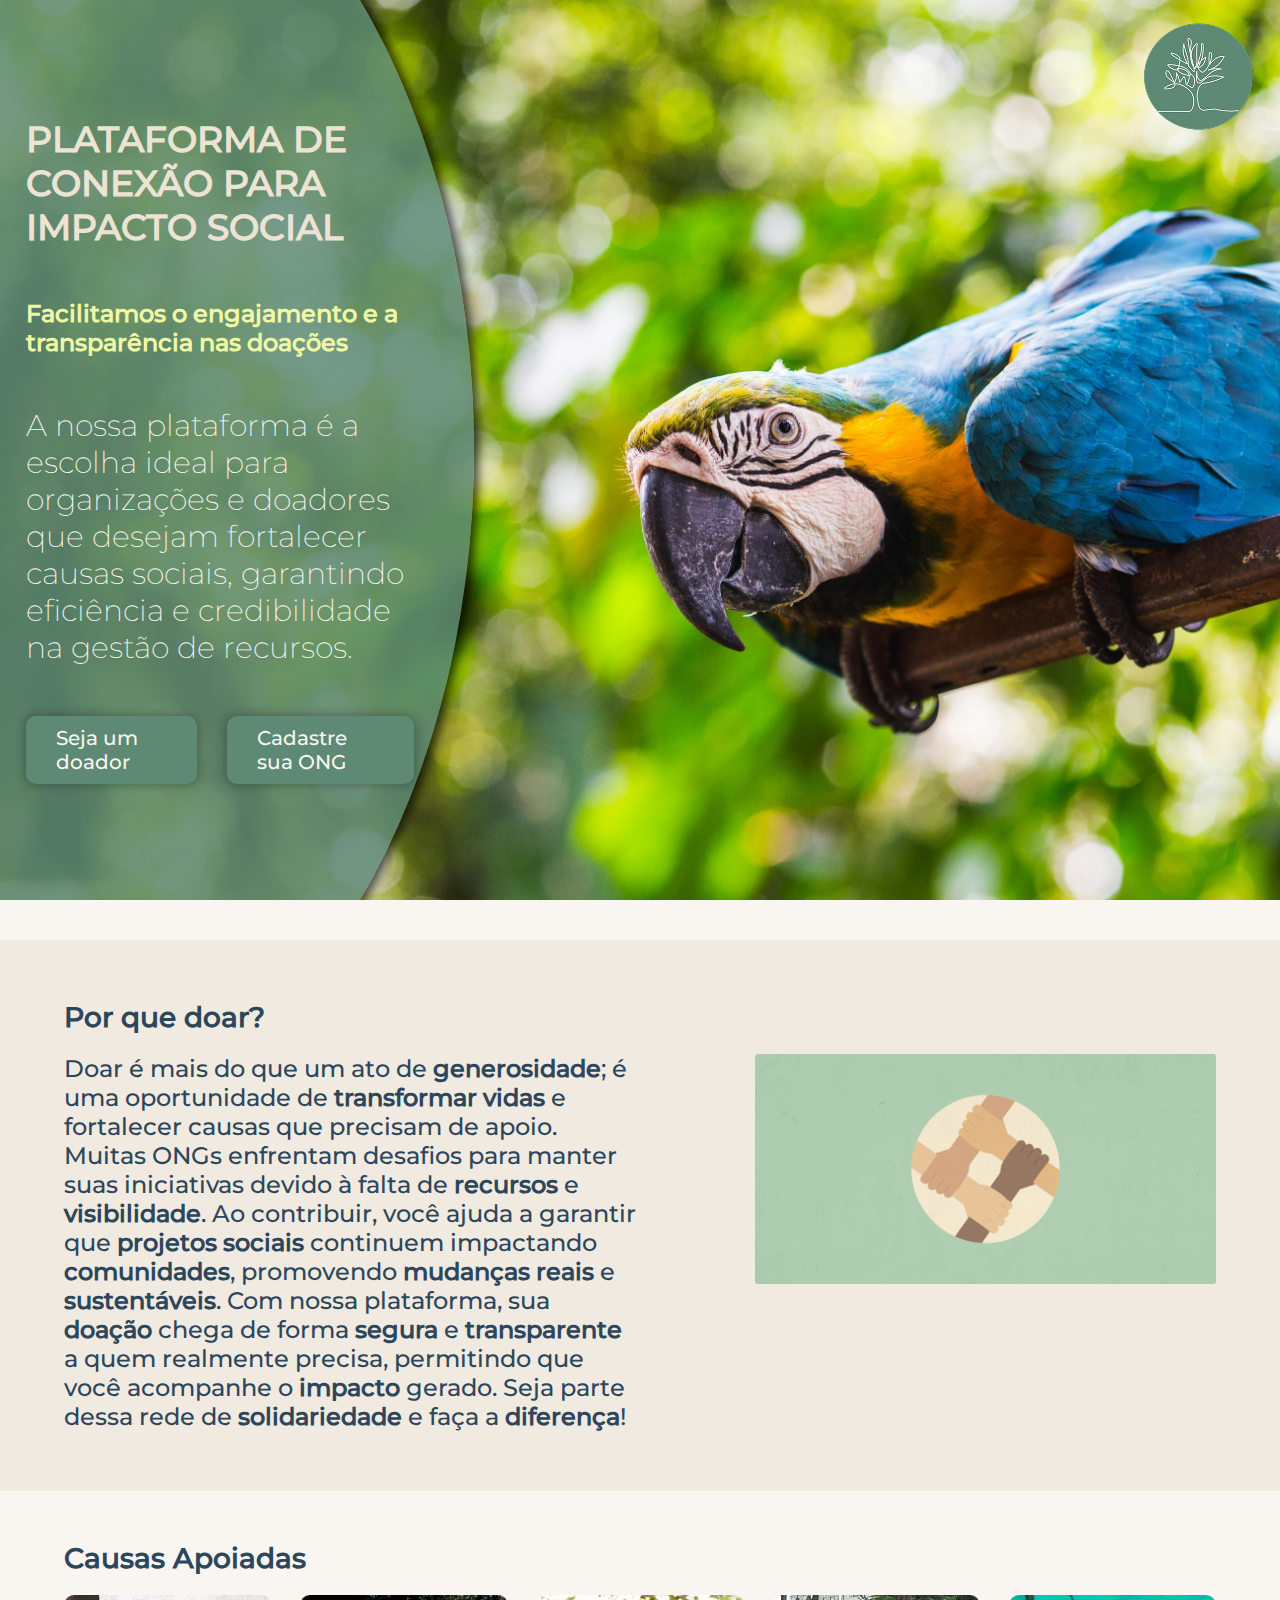
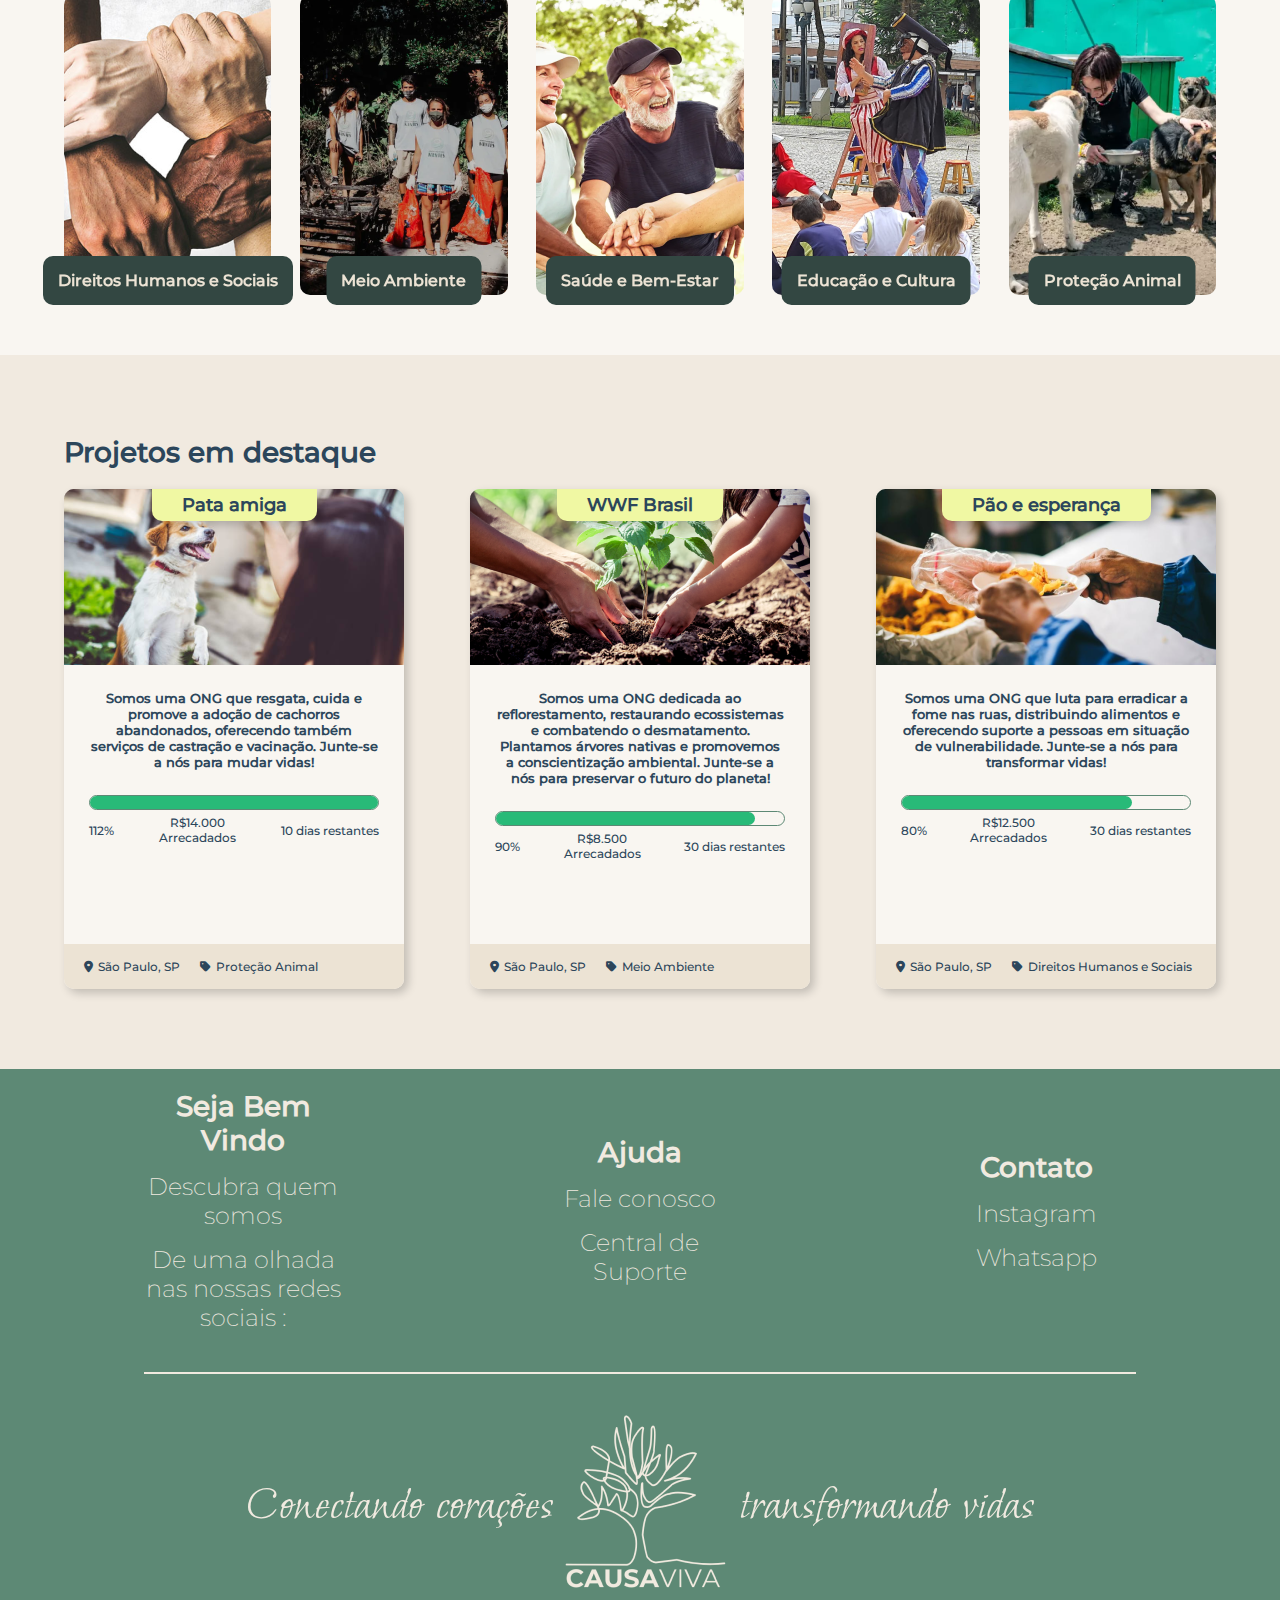
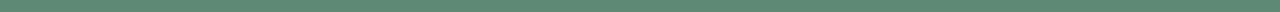
<file: index.html>
<!DOCTYPE html>
<html lang="pt-br">
  <head>
    <meta charset="UTF-8" />
    <meta name="viewport" content="width=device-width, initial-scale=1.0" />
    <title>Causa Viva</title>

    <link rel="stylesheet" href="style.css" />
    <link rel="stylesheet" href="./assets/css/index.css" />
    <script src="./assets/js/index.js" defer></script>
    <link
      rel="stylesheet"
      href="https://cdnjs.cloudflare.com/ajax/libs/font-awesome/6.0.0/css/all.min.css"
    />
    <script src="./assets/js/redirect.js" defer></script>
  </head>
  <body>
    <main>
      <section class="banner" id="banner">
        <div class="text">
          <p class="title">PLATAFORMA DE CONEXÃO PARA IMPACTO SOCIAL</p>
          <p class="subtitle">
            Facilitamos o engajamento e a transparência nas doações
          </p>
          <p class="content">
            A nossa plataforma é a escolha ideal para organizações e doadores
            que desejam fortalecer causas sociais, garantindo eficiência e
            credibilidade na gestão de recursos.
          </p>
          <div class="links2">
            <a href="">Seja um doador</a>
            <a href="">Cadastre sua ONG</a>
          </div>
        </div>
        <img
          src="./assets/images/index/logo verde.png"
          alt="logo"
          class="logo"
        />
      </section>
      <section class="color"></section>
      <section class="doar">
        <p class="title">Por que doar?</p>
        <div class="content">
          <p>
            Doar é mais do que um ato de <span>generosidade</span>; é uma
            oportunidade de <span>transformar vidas</span> e fortalecer causas
            que precisam de apoio. Muitas ONGs enfrentam desafios para manter
            suas iniciativas devido à falta de <span>recursos</span> e
            <span>visibilidade</span>. Ao contribuir, você ajuda a garantir que
            <span>projetos sociais</span> continuem impactando
            <span>comunidades</span>, promovendo <span>mudanças reais</span> e
            <span>sustentáveis</span>. Com nossa plataforma, sua
            <span>doação</span> chega de forma <span>segura</span> e
            <span>transparente</span> a quem realmente precisa, permitindo que
            você acompanhe o <span>impacto</span> gerado. Seja parte dessa rede
            de <span>solidariedade</span> e faça a <span>diferença</span>!
          </p>
          <img src="./assets/images/index/doar.webp" alt="" />
        </div>
      </section>

      <section class="causas">
        <p class="title">Causas Apoiadas</p>
        <div class="causas_cards">
          <div class="causa_card">
            <div class="card_inner">
              <div class="face front">
                <img src="./assets/images/image.png" alt="" />
              </div>
              <div class="face back">
                <p class="descricao">
                  Garantem direitos fundamentais, promovem a inclusão social e
                  combatem a discriminação. Oferecem assistência jurídica, apoio
                  a grupos vulneráveis e atuam na defesa da igualdade.
                </p>
              </div>
            </div>
            <p class="causa">Direitos Humanos e Sociais</p>
          </div>
          <div class="causa_card">
            <div class="card_inner">
              <div class="face front">
                <img src="./assets/images/image-1.png" alt="" />
              </div>
              <div class="face back">
                <p class="descricao">
                  Preservam recursos naturais, promovem educação ambiental e
                  incentivam práticas sustentáveis. Desenvolvem ações contra o
                  desmatamento, a poluição e as mudanças climáticas.
                </p>
              </div>
            </div>
            <p class="causa">Meio Ambiente</p>
          </div>
          <div class="causa_card">
            <div class="card_inner">
              <div class="face front">
                <img src="./assets/images/image-2.png" alt="" />
              </div>
              <div class="face back">
                <p class="descricao">
                  Oferecem assistência médica, psicológica e social para
                  populações vulneráveis. Realizam campanhas de conscientização
                  e ampliam o acesso a tratamentos de saúde.
                </p>
              </div>
            </div>
            <p class="causa">Saúde e Bem-Estar</p>
          </div>
          <div class="causa_card">
            <div class="card_inner">
              <div class="face front">
                <img src="./assets/images/image-3.png" alt="" />
              </div>
              <div class="face back">
                <p class="descricao">
                  Ampliam o acesso à educação, oferecem apoio escolar e
                  incentivam a cultura. Desenvolvem projetos de alfabetização,
                  capacitação profissional e valorização das expressões
                  artísticas.
                </p>
              </div>
            </div>
            <p class="causa">Educação e Cultura</p>
          </div>
          <div class="causa_card">
            <div class="card_inner">
              <div class="face front">
                <img src="./assets/images/image-4.png" alt="" />
              </div>
              <div class="face back">
                <p class="descricao">
                  Resgatam, cuidam e promovem a adoção de animais abandonados.
                  Combatem maus-tratos, conscientizam sobre bem-estar animal e
                  atuam na preservação de espécies ameaçadas.
                </p>
              </div>
            </div>
            <p class="causa">Proteção Animal</p>
          </div>
        </div>
      </section>

      <section class="ongs">
        <p class="title">Projetos em destaque</p>
        <div class="cards">
          <div class="card">
            <div class="img">
              <img src="./assets/images/card1.png" alt="" />
              <p class="ong">Pata amiga</p>
            </div>
            <p class="description">
              Somos uma ONG que resgata, cuida e promove a adoção de cachorros
              abandonados, oferecendo também serviços de castração e vacinação.
              Junte-se a nós para mudar vidas!
            </p>
            <div class="meta">
              <div class="grafico">
                <div class="total"></div>
              </div>
              <div class="legenda">
                <p>112%</p>
                <p>R$14.000 Arrecadados</p>
                <p>10 dias restantes</p>
              </div>
            </div>
            <div class="bottom">
              <div class="cidade">
                <i class="fa-solid fa-location-dot"></i>
                <p>São Paulo, SP</p>
              </div>
              <div class="causa">
                <i class="fa-solid fa-tag"></i>

                <p>Proteção Animal</p>
              </div>
            </div>
          </div>
          <div class="card">
            <div class="img">
              <img src="./assets/images/card2.png" alt="" />
              <p class="ong">WWF Brasil</p>
            </div>
            <p class="description">
              Somos uma ONG dedicada ao reflorestamento, restaurando
              ecossistemas e combatendo o desmatamento. Plantamos árvores
              nativas e promovemos a conscientização ambiental. Junte-se a nós
              para preservar o futuro do planeta!
            </p>
            <div class="meta">
              <div class="grafico">
                <div class="total noventa"></div>
              </div>
              <div class="legenda">
                <p>90%</p>
                <p>R$8.500 Arrecadados</p>
                <p>30 dias restantes</p>
              </div>
            </div>
            <div class="bottom">
              <div class="cidade">
                <i class="fa-solid fa-location-dot"></i>
                <p>São Paulo, SP</p>
              </div>
              <div class="causa">
                <i class="fa-solid fa-tag"></i>

                <p>Meio Ambiente</p>
              </div>
            </div>
          </div>
          <div class="card">
            <div class="img">
              <img src="./assets/images/card3.png" alt="" />
              <p class="ong">Pão e esperança</p>
            </div>
            <p class="description">
              Somos uma ONG que luta para erradicar a fome nas ruas,
              distribuindo alimentos e oferecendo suporte a pessoas em situação
              de vulnerabilidade. Junte-se a nós para transformar vidas!
            </p>
            <div class="meta">
              <div class="grafico">
                <div class="total oitenta"></div>
              </div>
              <div class="legenda">
                <p>80%</p>
                <p>R$12.500 Arrecadados</p>
                <p>30 dias restantes</p>
              </div>
            </div>
            <div class="bottom">
              <div class="cidade">
                <i class="fa-solid fa-location-dot"></i>
                <p>São Paulo, SP</p>
              </div>
              <div class="causa">
                <i class="fa-solid fa-tag"></i>

                <p>Direitos Humanos e Sociais</p>
              </div>
            </div>
          </div>
        </div>
      </section>
    </main>
    <footer>
      <div class="links">
        <div>
          <p class="link_title">Seja Bem Vindo</p>
          <a href="#sobre">Descubra quem somos</a>
          <a href="#sobre">De uma olhada nas nossas redes sociais :</a>
        </div>
        <div>
          <p class="link_title">Ajuda</p>
          <a href="#sobre">Fale conosco</a>
          <a href="#sobre">Central de Suporte</a>
        </div>
        <div>
          <p class="link_title">Contato</p>
          <a href="#sobre">Instagram</a>
          <a href="#sobre">Whatsapp</a>
        </div>
      </div>
      <div class="logo">
        <p>Conectando corações</p>
        <img src="./assets/images/logo footer.png" alt="logo" />
        <p>transformando vidas</p>
      </div>
    </footer>
  </body>
</html>
</file>
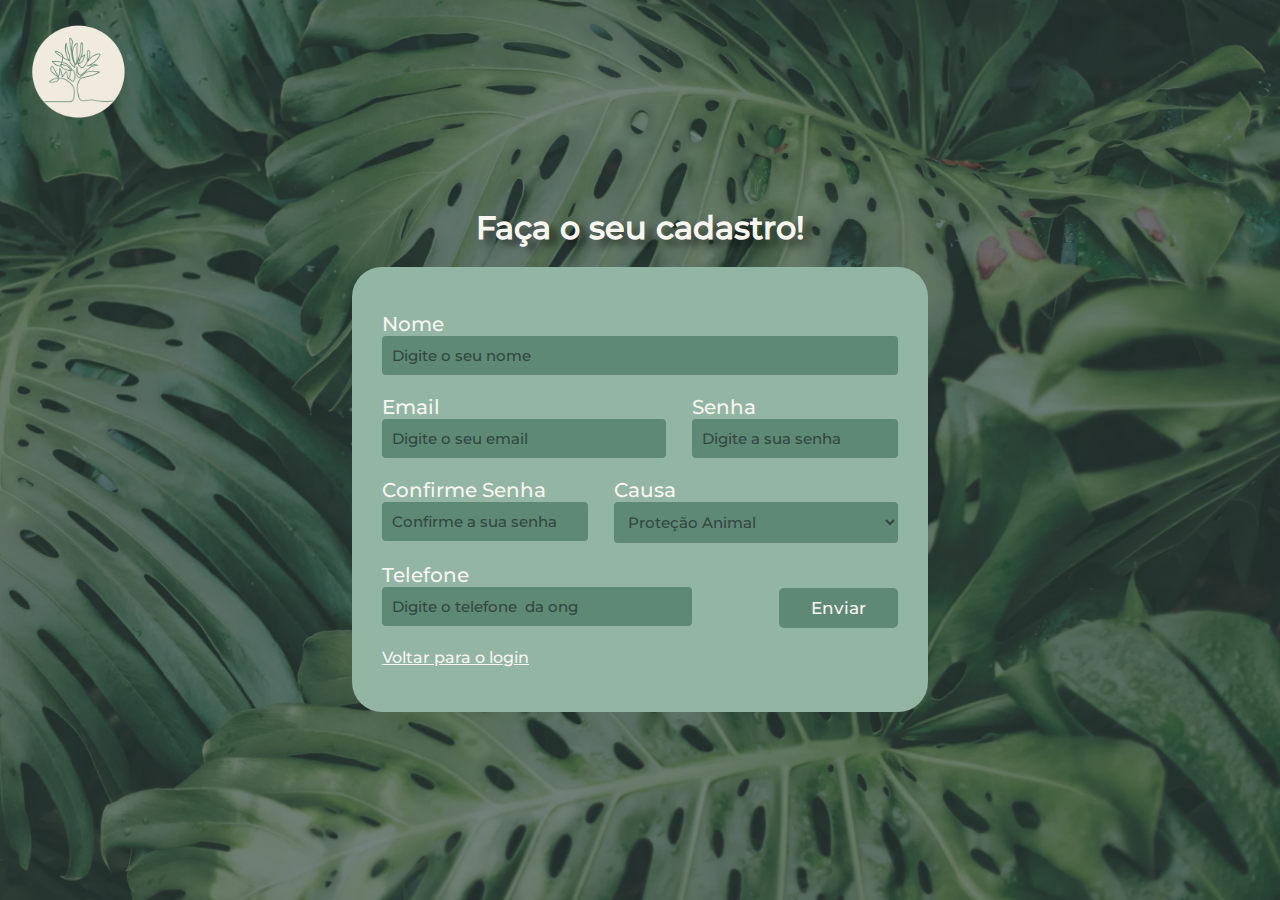
<file: pages/cadastroDOADOR.html>
<!DOCTYPE html>
<html lang="en">
  <head>
    <meta charset="UTF-8" />
    <meta name="viewport" content="width=device-width, initial-scale=1.0" />
    <title>Causa Viva - Cadastro do Doador</title>
    <link rel="stylesheet" href="../assets/css/cadastroDOADOR.css" />
    <link rel="stylesheet" href="../style.css" />
  </head>
  <body>
    <!-- form do cadastro da ONG -->
    <a href="../index.html">
      <img src="../assets/images/logoAuth.png" alt="logoAuth" />
    </a>
    <h1>Faça o seu cadastro!</h1>
    <main>
      <form action="">
        <div class="nome">
          <label for="DOADOR">Nome</label>
          <input type="text" name="DOADOR" placeholder="Digite o seu nome" />
        </div>

        <section>
          <div class="email">
            <label for="email">Email</label>
            <input type="email" name="email" placeholder="Digite o seu email" />
          </div>

          <div class="password">
            <label for="password">Senha</label>
            <input
              type="password"
              name="password"
              placeholder="Digite a sua senha"
            />
          </div>
        </section>

        <section>
          <div class="confirmePassword">
            <label for="password">Confirme Senha</label>
            <input
              type="password"
              name="password"
              placeholder="Confirme a sua senha"
            />
          </div>
          <div class="causa">
            <label for="causa">Causa</label>
            <select name="causa" id="">
              <option value="Proteção Animal">Proteção Animal</option>
              <option value="Direitos Humanos e Sociais">
                Direitos Humanos e Sociais
              </option>
              <option value="Meio Ambiente">Meio Ambiente</option>
              <option value="Saúde e Bem-Estar">Saúde e Bem-Estar</option>
              <option value="Educação e Cultura">Educação e Cultura</option>
            </select>
          </div>
        </section>

        <section>
          <div class="telefone">
            <label for="telefone">Telefone</label>
            <input
              type="text"
              name="telefone"
              placeholder="Digite o telefone  da ong"
            />
          </div>
          <div class="buttonSubmit">
            <button type="submit">Enviar</button>
          </div>
        </section>
        <section>
          <a href="./login.html">Voltar para o login</a>
        </section>
      </form>
    </main>
  </body>
</html>
</file>
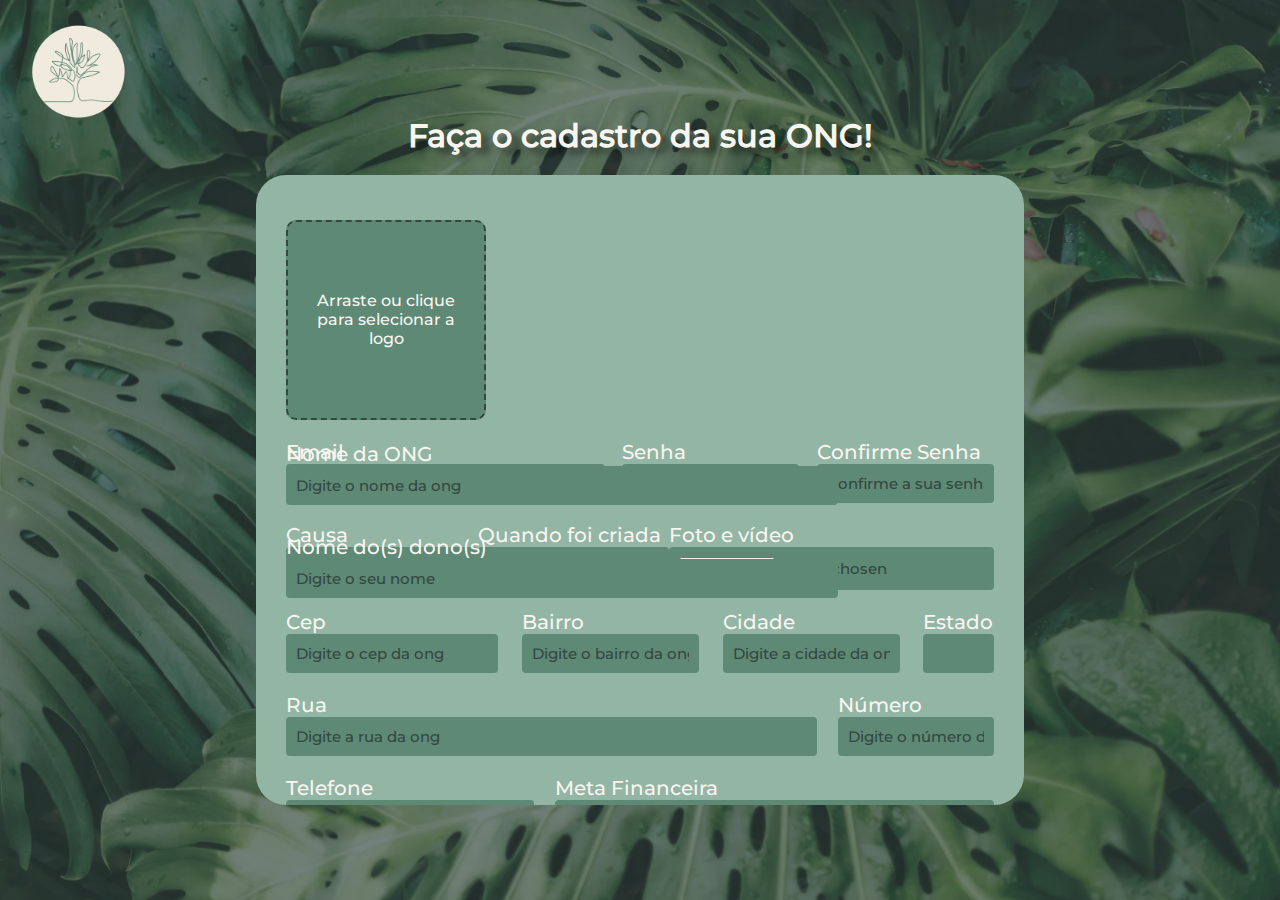
<file: pages/cadastroONG.html>
<!DOCTYPE html>
<html lang="en">
  <head>
    <meta charset="UTF-8" />
    <meta name="viewport" content="width=device-width, initial-scale=1.0" />
    <title>Causa Viva - Cadastro da ONG</title>
    <link rel="stylesheet" href="../style.css" />
    <link rel="stylesheet" href="../assets/css/cadastroONG.css" />
    <script src="../assets/js/cadastro.js" defer></script>
    <link
      rel="stylesheet"
      href="https://cdnjs.cloudflare.com/ajax/libs/font-awesome/6.0.0-beta3/css/all.min.css"
    />
  </head>
  <body>
    <!-- form do cadastro da ONG -->
    <a href="../index.html">
      <img src="../assets/images/logoAuth.png" alt="logoAuth" />
    </a>
    <h1>Faça o cadastro da sua ONG!</h1>
    <main>
      <form action="">
        <section class="cadastroOng">
          <div class="upload-container">
            <label for="file-upload" class="upload-label">
              Arraste ou clique para selecionar a logo
            </label>
            <input
              type="file"
              id="file-upload"
              class="file-upload"
              accept="image/*"
              multiple
            />
          </div>
          <div class="inputs_logo">
            <div class="nome">
              <label for="ONG">Nome da ONG</label>
              <input
                type="text"
                name="ONG"
                placeholder="Digite o nome da ong"
              />
            </div>

            <div class="dono">
              <label for="dono">Nome do(s) dono(s)</label>
              <input type="text" name="dono" placeholder="Digite o seu nome" />
            </div>
          </div>
        </section>

        <section>
          <div class="email">
            <label for="email">Email</label>
            <input type="email" name="email" placeholder="Digite o seu email" />
          </div>

          <div class="password">
            <label for="password">Senha</label>
            <input
              type="password"
              name="password"
              placeholder="Digite a sua senha"
            />
          </div>

          <div class="password">
            <label for="password">Confirme Senha</label>
            <input
              type="password"
              name="password"
              placeholder="Confirme a sua senha"
            />
          </div>
        </section>

        <section>
          <div class="causa">
            <label for="causa">Causa</label>
            <select name="causa" id="">
              <option value="Proteção Animal">Proteção Animal</option>
              <option value="Direitos Humanos e Sociais">
                Direitos Humanos e Sociais
              </option>
              <option value="Meio Ambiente">Meio Ambiente</option>
              <option value="Saúde e Bem-Estar">Saúde e Bem-Estar</option>
              <option value="Educação e Cultura">Educação e Cultura</option>
            </select>
          </div>

          <div class="data">
            <label for="data">Quando foi criada</label>
            <input type="date" name="data" id="" />
          </div>
          <div class="fotoVideo">
            <label for="fotoVideo">Foto e vídeo </label>
            <input
              type="file"
              name="fotoVideo"
              placeholder="Adicione fotos e vídeos..."
            />
          </div>
        </section>

        <section>
          <div class="cep">
            <label for="cep">Cep</label>
            <input type="text" name="cep" placeholder="Digite o cep da ong" />
          </div>

          <div class="bairro">
            <label for="bairro">Bairro</label>
            <input
              type="text"
              name="bairro"
              placeholder="Digite o bairro da ong"
            />
          </div>

          <div class="cidade">
            <label for="cidade">Cidade</label>
            <input
              type="text"
              name="cidade"
              placeholder="Digite a cidade da ong"
            />
          </div>

          <div class="estado">
            <label for="estado">Estado</label>
            <input type="text" name="estado" />
          </div>
        </section>

        <section>
          <div class="rua">
            <label for="rua">Rua</label>
            <input type="text" name="rua" placeholder="Digite a rua da ong" />
          </div>

          <div class="numero">
            <label for="numero">Número</label>
            <input
              type="text"
              name="numero"
              placeholder="Digite o número da ong"
            />
          </div>
        </section>

        <section>
          <div class="telefone">
            <label for="telefone">Telefone</label>
            <input
              type="text"
              name="telefone"
              placeholder="Digite o telefone  da ong"
            />
          </div>

          <div class="metaFinanceira">
            <label for="metaFinanceira">Meta Financeira</label>
            <input
              type="text"
              name="metaFinanceira"
              placeholder="Digite a meta financeira da ong"
            />
          </div>
        </section>

        <div class="necessidade">
          <label for="necessidade">Necessidades</label>
          <input
            type="text"
            name="necessidade"
            placeholder="Digite as necessidades da ong"
          />
        </div>

        <section>
          <div class="descricao">
            <label for="descricao">Descrição</label>
            <textarea name="descricao" id="" placeholder="Digite uma descrição da ong..."></textarea>
          </div>
          <div class="buttonSubmit">
            <button type="submit">Enviar</button>
            <a href="./login.html">Voltar para o login</a>
          </div>
        </section>
      </form>
    </main>
  </body>
</html>
</file>
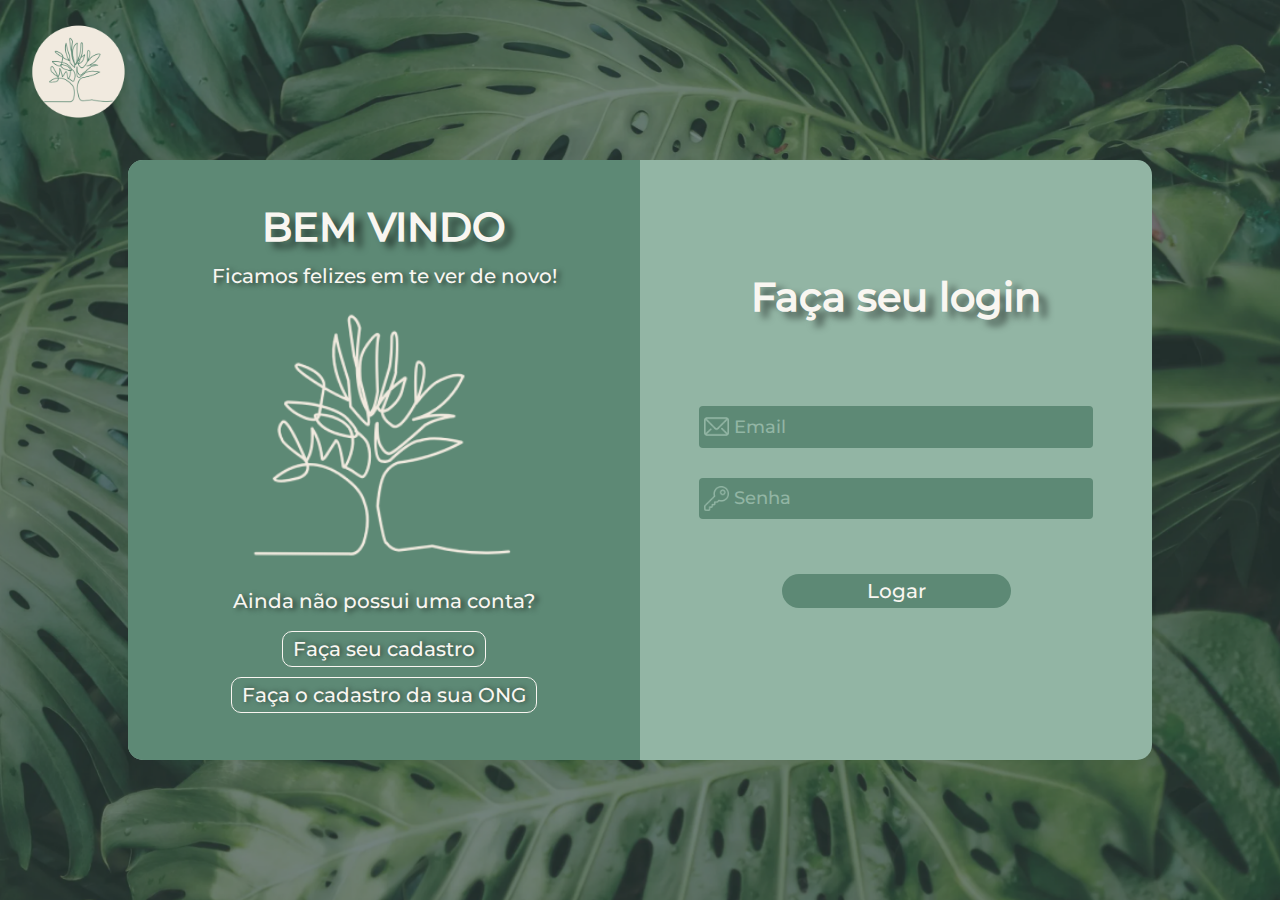
<file: pages/login.html>
<!DOCTYPE html>
<html lang="en">
<head>
    <meta charset="UTF-8">
    <meta name="viewport" content="width=device-width, initial-scale=1.0">
    <title>Causa Viva - Login</title>
    <link rel="stylesheet" href="../style.css" />
    <link rel="stylesheet" href="../assets/css/login.css">
</head>
<body>
    <a href="../index.html">
        <img src="../assets/images/logoAuth.png" alt="logoAuth" class="logo">
    </a>
    <main>
        <!-- "form" do login -->
        <div class="form1">
            <p class="title">BEM VINDO</p>

            <p class="subtitle">Ficamos felizes em te ver de novo!</p class="subtitle">

            <img class="logoLogin" src="../assets/images/logoLogin.png" alt="logoLogin">

            <p class="subtitle">Ainda não possui uma conta?</p>

            <div>
                <a href="../pages/cadastroDOADOR.html">Faça seu cadastro</a>
            </div>
            <div>
                <a href="../pages/cadastroONG.html">Faça o cadastro da sua ONG</a>
            </div>
        </div>

        <div class="form2">
            <p class="title2">Faça seu login</p>
        
            <form action="./perfilDOADOR.html">
                    <input type="email" name="emailLogin" placeholder="Email">

                    <input type="password" name="senhaLogin" placeholder="Senha">

                <button type="submit">Logar</button>
            </form>
        </div>
    </main>
</body>
</html>
</file>
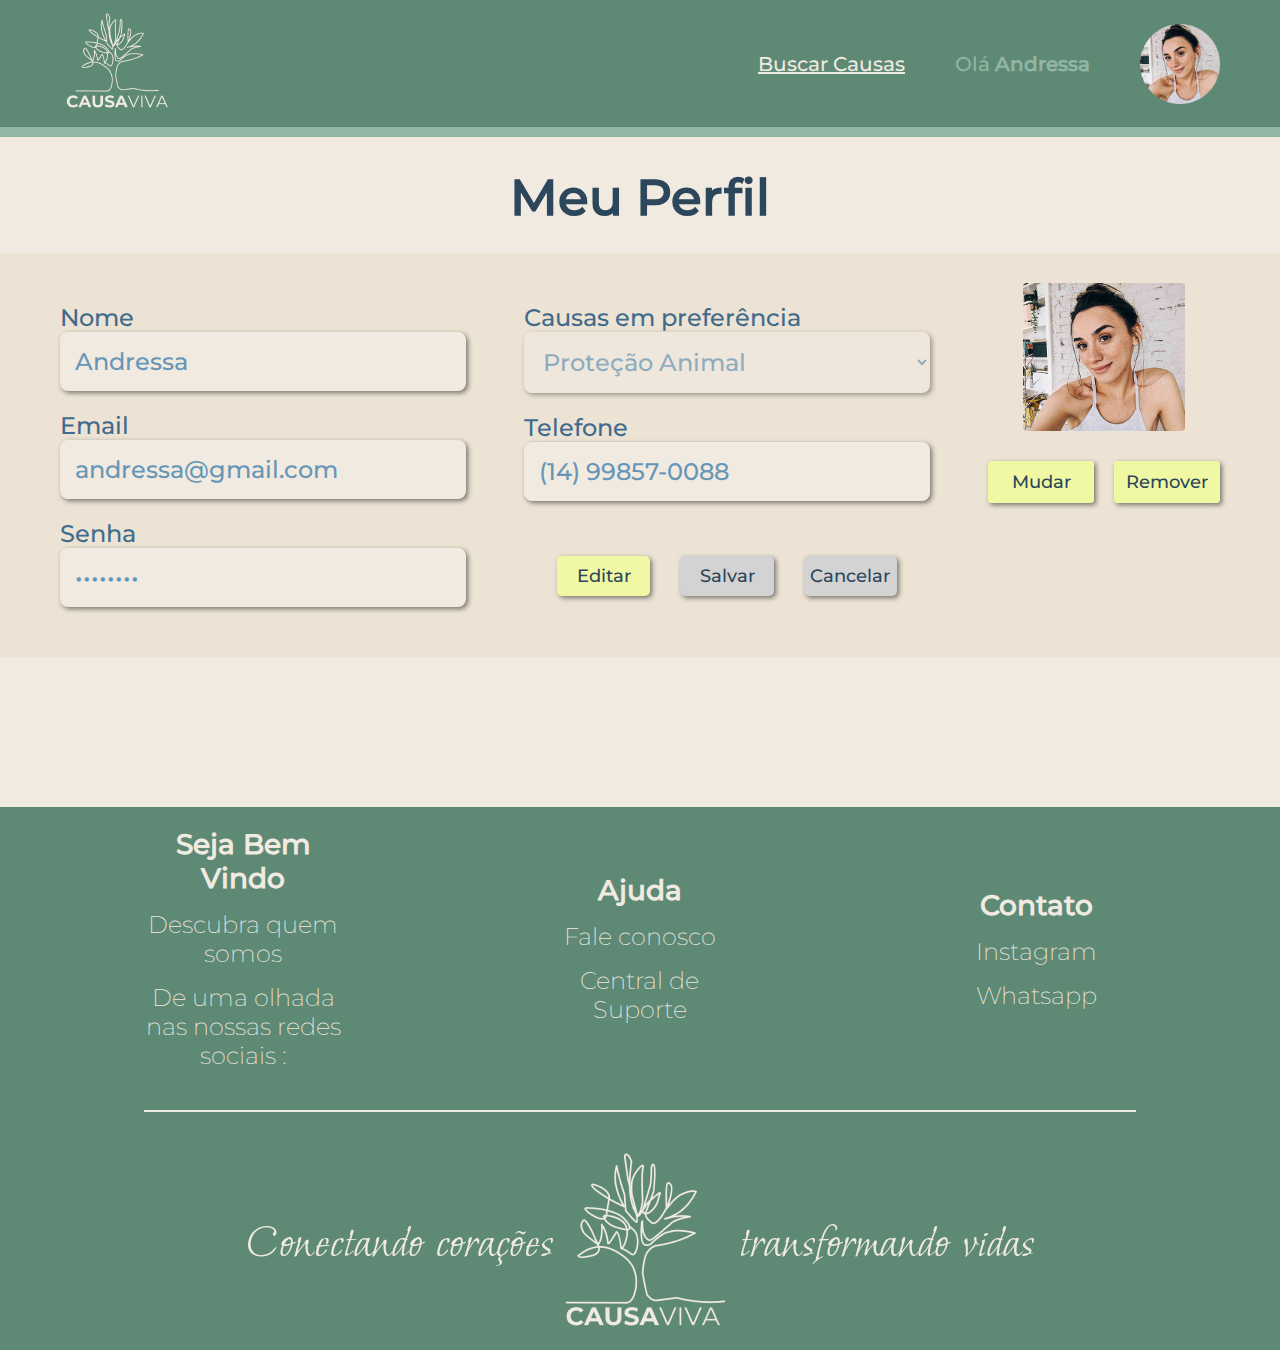
<file: pages/perfilDOADOR.html>
<!DOCTYPE html>
<html lang="en">
  <head>
    <meta charset="UTF-8" />
    <meta name="viewport" content="width=device-width, initial-scale=1.0" />
    <title>Causa Viva - Perfil do Doador</title>
    <link rel="stylesheet" href="../style.css" />
    <link rel="stylesheet" href="../assets/css/perfilDOADOR.css" />
    <script src="../assets/js/config.js" defer></script>
  </head>
  <body>
    <header>
      <main>
        <a href="../index.html">
          <img src="../assets/images/Logo Header.png" alt="logo" />
        </a>
        <nav>
            <a href="./causas.html">Buscar Causas</a>
            <a class="linkPerfil" href="./perfilDOADOR.html">Olá <b>Andressa</b></a>
            <img class="foto" src="../assets/images/fotoPerfil.png">
        </nav>
      </main>
      <div class="slogan"></div>
    </header>

    <main>
      <h1 class="titulo">Meu Perfil</h1>

      <form action="">
        <section>
          <div class="nomePerfl">
            <label for="nomePerfl">Nome</label>
            <input
              class = "input"
              type="text"
              name="nomePerfl"
              placeholder="Seu Nome"
              value="Andressa"
              disabled
            />
          </div>

          <div class="emailPerfil">
            <label for="emailPerfil">Email</label>
            <input
              class = "input"
              type="email"
              name="emailPerfil"
              placeholder="Seu Email"
              value="andressa@gmail.com"
              disabled
            />
          </div>

          <div class="senhaPerfil">
            <label for="senhaPerfil">Senha</label>
            <input
              class = "input"
              type="password"
              name="senhaPerfil"
              placeholder="Sua Senha"
              value="12345678"
              disabled
            />
          </div>

          <div class="confirmeSenhaPerfil">
            <label for="confirmeSenhaPerfil">Confirme sua Senha</label>
            <input
              class = "input"
              type="password"
              name="confirmeSenhaPerfil"
              placeholder="Confirme sua Senha"
              value="12345678"
              disabled
            />
          </div>
        </section>

        <section class="causaPerfil">
          <div>
            <label for="causaPerfil">Causas em preferência</label>
            <select name="causaPerfil" id="" disabled class="input">
              <option value="Proteção Animal">Proteção Animal</option>
              <option value="Direitos Humanos e Sociais">
                Direitos Humanos e Sociais
              </option>
              <option value="Meio Ambiente">Meio Ambiente</option>
              <option value="Saúde e Bem-Estar">Saúde e Bem-Estar</option>
              <option value="Educação e Cultura">Educação e Cultura</option>
            </select>
          </div>
          <div class="telefonePerfil">
            <label for="telefonePerfil">Telefone</label>
            <input
              class = "input"
              type="text"
              name="telefonePerfil"
              placeholder="Seu Telefone"
              value="(14) 99857-0088"
              disabled
            />
          </div>
          <div class="editarPerfil">
            <button id="editar">Editar</button>

            <button type="submit" id="salvar" disabled>Salvar</button>

            <button type="reset" id="cancelar" disabled>Cancelar</button>
          </div>
        </section>

        <section class="fotoPerfil">
          <img src="../assets/images/fotoPerfilDoador.png" alt="" />
          <div class="buttons">
            <button>Mudar</button>
            <button>Remover</button>
          </div>
        </section>
      </form>
    </main>

    <footer>
      <div class="links">
        <div>
          <p class="link_title">Seja Bem Vindo</p>
          <a href="#sobre">Descubra quem somos</a>
          <a href="#sobre">De uma olhada nas nossas redes sociais :</a>
        </div>
        <div>
          <p class="link_title">Ajuda</p>
          <a href="#sobre">Fale conosco</a>
          <a href="#sobre">Central de Suporte</a>
        </div>
        <div>
          <p class="link_title">Contato</p>
          <a href="#sobre">Instagram</a>
          <a href="#sobre">Whatsapp</a>
        </div>
      </div>
      <div class="logo">
        <p>Conectando corações</p>
        <img src="../assets/images/logo footer.png" alt="logo" />
        <p>transformando vidas</p>
      </div>
    </footer>
  </body>
</html>
</file>
<file: style.css>
@font-face {
    font-family: 'Montserrat';
    src: url('./assets/font/Montserrat-Medium.ttf');
}

@font-face {
  font-family: 'Montserrat-Light';
  src: url('./assets/font/Montserrat-ExtraLight.ttf');
}
@font-face {
  font-family: 'MoonDance';
  src: url('./assets/font/MoonDance-Regular.ttf');
}

* {
  margin: 0;
  padding: 0;
  box-sizing: border-box;
  font-family: 'Montserrat';
}

:root{
    --verdeEscuro: #334742;
    --verde: #5D8975;
    --verdeClaro: #92B5A4;
    --verdeNeon: #28BA78;
    --azulEscuro: #2C465B;
    --azul: #416B8B;
    --azulClaro: #6696B7;
    --bege: #ECE3D4;
    --offWhite: #F1EAE0;
    --begeClaro: #F9F6F1;
    --amarelo: #F0F8A3;
}
</file>
<file: assets/css/index.css>
main {
  width: 100%;
  background-color: var(--offWhite);
}
.banner {
  width: 100%;
  height: 100vh;
  background-position: center;
  background-size: cover;
  background-repeat: no-repeat;
  position: relative;
  transition: background-image 1s linear;
  overflow: hidden;

  display: flex;
  align-items: center;
  justify-content: center;
}
.banner .overlay {
  position: absolute;
  width: 100%;
  height: 100%;
  background-color: black;
  opacity: 0.6;
}
@keyframes index {
  0% {
    background-image: url("../images/index/1.jpg");
  }
  15% {
    background-image: url("../images/index/2.jpg");
  }
  30% {
    background-image: url("../images/index/3.jpg");
  }
  45% {
    background-image: url("../images/index/4.jpg");
  }
  60% {
    background-image: url("../images/index/5.jpg");
  }
  78% {
    background-image: url("../images/index/6.jpg");
  }
  100% {
    background-image: url("../images/index/7.jpg");
  }
}
.banner .text{
    position: absolute;
    width: 70%;
    height: 150%;
    border-radius: 50%;
    background-color: #5d8975d8;
    left: -33%;

    display: flex;
    align-items: end;
    justify-content: center;
    flex-direction: column;
    text-align: start;
    gap: 50px;
    padding: 0 60px;
    
    box-shadow: 0px 0px 10px 5px rgba(0, 0, 0, 0.658);
}
.banner .text .title{
    font-size: 36px;
    font-weight: bold;
    color: var(--bege);
    width: 50%;
}
.banner .text .subtitle{
    font-size: 24px;
    font-weight: bold;
    color: var(--amarelo);
    width: 50%;
}
.banner .text .content{
    font-size: 30px;
    color: var(--begeClaro);
    width: 50%;
    font-family: "Montserrat-Light";
}
.banner .text a{
    font-size: 20px;
    color: var(--begeClaro);
    background-color: var(--verde);
    padding: 10px 30px;
    border-radius: 10px;
    text-decoration: none;
    cursor: pointer;
    transition: all 400ms ease;
    box-shadow: 0px 0px 10px 2px rgba(0, 0, 0, 0.247);

}
.banner .text a:hover{
    transform: scale3d(1.1, 1.1, 1.1);
}
.banner .text .links2{
    width: 50%;
    display: flex;
    align-items: center;
    justify-content: start;
    gap: 30px;
    /* margin-top: 40px; */
}
.banner .logo{
    position: absolute;
    top: 20px;
    right: 20px;
}
.banner .links{
    width: 100%;
    position: absolute;
    bottom: 0;
    background-color: var(--verde);
    display: flex;
    align-items: center;
    justify-content: space-between;
    padding: 15px 100px;
}
.banner .links a{
    font-size: 25px;
    font-weight: 600;
    color: var(--azulEscuro);
}
.banner .links div{
    display: flex;
    align-items: center;
    justify-content: center;
    gap: 50px;
}

.color{
  width: 100%;
  height: 40px;
  background-color: var(--begeClaro);
}

.doar{
  width: 90%;
  margin: 0 auto;
  padding: 60px 0;
  color: var(--azulEscuro);
}
.doar .title{
  font-size: 28px;
  font-weight: 600;
}
.doar .content{
  margin-top: 20px;
  width: 100%;
  display: flex;
  align-items: start;
  justify-content: space-between;
}
.doar .content p{
  font-size: 24px;
  width: 50%;
}
.doar .content p span{
  font-weight: 600;
}
.doar .content img{
  width: 40%;
  border-radius: 3px;
}


.causas {
  width: 100%;
  margin: 0 auto;
  background-color: var(--begeClaro);
  padding: 30px 0 60px 0;
}

.causas .title {
  width: 90%;
  font-size: 28px;
  font-weight: 600;
  margin: 20px auto;
  color: var(--azulEscuro);
}

.causas_cards {
  display: flex;
  align-items: center;
  justify-content: space-between;
  width: 90%;
  gap: 15px;
  margin: 0 auto;
}

.causa_card {
  width: 18%;
  height: 300px;
  position: relative;
  perspective: 1000px;
}

.card_inner {
  width: 100%;
  height: 100%;
  position: relative;
  transform-style: preserve-3d;
  transition: transform 0.6s;
}

.causa_card:hover .card_inner {
  transform: rotateY(180deg);
}

.face {
  width: 100%;
  height: 100%;
  position: absolute;
  backface-visibility: hidden;
}

.face.front img {
  width: 100%;
  height: 100%;
  object-fit: cover;
  border-radius: 10px;
}

.face.back {
  background-color: var(--verdeEscuro);
  color: var(--bege);
  display: flex;
  align-items: center;
  justify-content: center;
  text-align: center;
  padding: 25px;
  border-radius: 10px;
  transform: rotateY(180deg);
}

.descricao {
  font-size: 16px;
  font-weight: 500;
  cursor: default;
}

.causa_card .causa {
  position: absolute;
  bottom: -10px;
  left: 50%;
  transform: translateX(-50%);
  z-index: 10;
  color: var(--bege);
  font-weight: 600;
  background-color: var(--verdeEscuro);
  padding: 15px;
  border-radius: 10px;
  width: max-content;
}

main .ongs{
  width: 90%;
  margin: 0 auto;
  padding: 80px 0;
}
main .ongs .title{
  color: var(--azulEscuro);
  font-size: 28px;
  font-weight: 700;
}
main .ongs .cards {
  display: flex;
  align-items: center;
  flex-wrap: wrap;
  justify-content: space-between;
  flex-wrap: wrap;
  gap: 40px;
  width: 100%;
  margin-top: 20px;
}
main .cards .card {
  width: 28%;
  min-width: 340px;
  max-width: 450px;
  height: 500px;
  border-radius: 10px;
  background-color: var(--begeClaro);
  position: relative;
  text-align: center;

  display: flex;
  flex-direction: column;
  align-items: center;
  justify-content: flex-start;
  color: var(--azulEscuro);
  box-shadow: 4px 4px 10px rgba(0, 0, 0, 0.2);

  transition: all 400ms ease;
}
.card:hover {
  transform: scale3d(1.05, 1.05, 1.05);
  cursor: pointer;
}
.card > * {
  cursor: pointer;
}
.card .img {
  width: 100%;
  overflow: hidden;
  display: flex;
  align-items: end;
  justify-content: center;
  position: relative;
  cursor: pointer;
}
.card .img img {
  width: 100%;
}
.card .ong {
  position: absolute;
  background-color: var(--amarelo);
  color: var(--azulEscuro);
  font-weight: 600;
  padding: 5px 30px;
  font-size: 18px;
  top: 0;
  box-shadow: 4px 4px 10px rgba(0, 0, 0, 0.2);
  border-radius: 0 0 10px 10px;
}
.card .description {
  font-size: 13px;
  font-weight: 600;
  padding: 25px;
}
.card .meta {
  width: 100%;
  padding: 0 25px;
  display: flex;
  flex-direction: column;
  align-items: center;
  justify-content: center;
}
.meta .grafico {
  width: 100%;
  height: 15px;
  border-radius: 20px;
  border: 1px solid var(--verde);
}
.meta .grafico .total {
  height: 100%;
  background-color: var(--verdeNeon);
  border-radius: 20px;
}
.noventa {
  width: 90%;
}
.oitenta {
  width: 80%;
}
.meta .legenda {
  display: flex;
  align-items: center;
  justify-content: space-between;
  width: 100%;
  font-size: 12px;
  margin-top: 5px;
}
.legenda p {
  max-width: 35%;
}
.card .bottom {
  position: absolute;
  width: 100%;
  bottom: 0;

  height: 45px;
  background: var(--bege);
  border-radius: 0 0 10px 10px;

  display: flex;
  align-items: center;
  justify-content: start;
  gap: 20px;
  padding: 20px;
  font-size: 12px;
  color: var(--azulEscuro);
}
.bottom div {
  display: flex;
  align-items: center;
  justify-content: start;
  gap: 5px;
}

footer {
  display: flex;
  align-items: center;
  justify-content: center;
  flex-direction: column;
  background-color: var(--verde);

  padding: 20px;
}
footer .logo {
  display: flex;
  align-items: center;
  justify-content: center;
  border-top: 2px solid var(--offWhite);
  width: 80%;
  padding-top: 40px;
  margin-top: 40px;
  gap: 10px;
}
footer .logo p {
  color: var(--offWhite);
  font-family: "MoonDance";
  font-size: 50px;
}
footer .links{
  display: flex;
  align-items: center;
  justify-content: space-between;
  width: 80%;
  margin: 0 auto;
}
.link_title{
  font-weight: 600;
  font-size: 28px;
  color: var(--offWhite);
}
footer .links div{
  display: flex;
  align-items: center;
  justify-content: center;
  flex-direction: column;
  text-align: center;
  gap: 15px;
  width: 20%;
}
footer .links div a{
  font-size: 24px;
  font-family: 'Montserrat-Light';
  text-decoration: none;
  color: var(--offWhite);
}
</file>
<file: assets/css/cadastroDOADOR.css>
body {
    background-color: var(--verdeEscuro);
    background-image: url("../images/fundoAuth.png");
    background-repeat: no-repeat;
    background-size: cover;
    background-clip: initial;
  
    display: flex;
    flex-direction: column;
    align-items: center;
    justify-content: center;
    gap: 20px;
  
    min-height: 100vh;
  
}

h1 {
    color: var(--begeClaro);
    text-shadow: 8px 6px 7px rgba(0, 0, 0, 0.5);
}

img{
    width: 120px;
    position: absolute;
    top: 20px;
    left: 20px;
    transition: transform 0.3s ease
}

img:hover {
    transform: scale(1.2); /* Aumenta a imagem em 20% */
}

.nome{
    width: 100%;
}

.email{
    width: 55%;
}

.password{
    width: 40%;
}

.confirmePassword{
    width: 40%;
}

.causa{
    width: 55%;
}

.telefone{
    width: 60%;
}

main {
    background-color: var(--verdeClaro);
    padding: 45px 30px;
    border-radius: 30px;
    max-width: 45%;
    max-height: 70vh;
}
  
form {
    display: flex;
    align-items: center;
    justify-content: center;
    flex-wrap: wrap;
    gap: 20px;
}

section{
    width: 100%;
    display: flex;
    align-items: start;
    justify-content: space-between;
}

form div{
    display: flex;
    align-items: start;
    justify-content: center;
    flex-direction: column;
  }

a{
    text-decoration: underline;
    color: var(--begeClaro);
    text-align: start;
}

label{
    color: var(--begeClaro);
    font-size: 20px;
}

input, select{
    background-color: var(--verde);
    border: none;
    color: var(--verdeEscuro);
    padding: 10px;
    font-size: 15px;
    border-radius: 4px;
    width: 100%;
}

input::placeholder{
    color: var(--verdeEscuro);
}

button{
    border: none;
    background-color: var(--verde);
    color: var(--begeClaro);
    font-size: 17px;
    width: 100%;
    border-radius: 5px;
    padding: 10px;
    transition: all 400ms ease;
}

button:hover{
    background-color: var(--verdeEscuro);
    color: var(--begeClaro);
    cursor: pointer;
}

.buttonSubmit{
    width: 23%;
    display: flex;
    align-items: center;
    justify-content: space-between;
    flex-direction: column;
    gap: 30px;
    padding-top: 25px;
}
</file>
<file: assets/css/cadastroONG.css>
body {
  background-color: var(--verdeEscuro);
  background-image: url("../images/fundoAuth.png");
  background-repeat: no-repeat;
  background-size: cover;
  background-clip: initial;

  display: flex;
  flex-direction: column;
  align-items: center;
  justify-content: center;
  gap: 20px;

  min-height: 100vh;

}

h1 {
  color: var(--begeClaro);
  text-shadow: 8px 6px 7px rgba(0, 0, 0, 0.5);
}
/* Define a largura da barra de rolagem */
::-webkit-scrollbar {
  width: 10px;
}

/* Cor de fundo da barra de rolagem */
::-webkit-scrollbar-track {
  background: #f0f0f0;
  border-radius: 5px;
}

/* Cor do "thumb" (a parte móvel) */
::-webkit-scrollbar-thumb {
  background: var(--verde);
  border-radius: 5px;
}

/* Quando o usuário passa o mouse */
::-webkit-scrollbar-thumb:hover {
  background: var(--verdeEscuro);
}
main {
  background-color: var(--verdeClaro);
  padding: 45px 30px;
  border-radius: 30px;
  max-width: 60%;
  overflow-y: scroll;
  max-height: 70vh;
}

form {
  display: flex;
  align-items: center;
  justify-content: center;
  flex-wrap: wrap;
  gap: 20px;
}

form div{
  display: flex;
  align-items: start;
  justify-content: center;
  flex-direction: column;
}

.email{
  width: 45%;
}

.password{
  width: 25%;
}

.causa{
  width: 30%;
}

.data{
  width: 30%;
}

.cep{
  width: 30%;
}

.estado{
  width: 10%;
}

.bairro{
  width: 25%;
}

.cidade{
  width: 25%;
}

.rua{
  width: 75%;
}

.numero{
  width: 22%;
}

.telefone{
  width: 35%;
}

.metaFinanceira{
  width: 62%;
}

.necessidade{
  width: 100%;
}

.descricao {
  width: 75%; 
}

.descricao textarea {
  width: 100%;
  height: 150px;
  display: flex;
  align-items: start;
  justify-content: start;
  text-align: start;
  resize: none;
}

section{
  width: 100%;
  display: flex;
  align-items: start;
  justify-content: space-between;
  max-height: 200px;
}

a{
  text-decoration: underline;
  color: var(--begeClaro);
}

label{
  color: var(--begeClaro);
  font-size: 20px;
}

input, select, textarea{
  background-color: var(--verde);
  border: none;
  color: var(--verdeEscuro);
  padding: 10px;
  font-size: 15px;
  border-radius: 4px;
  width: 100%;
}

input::placeholder, textarea::placeholder{
  color: var(--verdeEscuro);
}

img{
  width: 120px;
  position: absolute;
  top: 20px;
  left: 20px;
  transition: transform 0.3s ease
}

img:hover {
  transform: scale(1.2); /* Aumenta a imagem em 20% */
}

.cadastroOng{
  display: flex;
  flex-wrap: wrap;
  position: relative;
  width: 100%;
}

.upload-container {
  display: flex;
  justify-content: center;
  align-items: center;
  width: 200px;
  height: 200px;
  border: 2px dashed var(--verdeEscuro);
  border-radius: 10px;
  background-color: var(--verde);
  text-align: center;
  position: relative;
  padding: 20px;
}

.upload-label {
  font-size: 16px;
  color: var(--begeClaro);
  cursor: pointer;
  display: block;
  height: 100%;
  display: flex;
  align-items: center;
  justify-content: center;
}

.upload-label:hover {
  color: var(--verdeEscuro);
}

.file-upload {
  display: none;
}

.upload-container:hover {
  background-color: var(--begeClaro);
}
.labelLogo{
  display: inline-block;
  padding: 100px 100px;
  background-color: var(--verde);
  color: rgb(36, 21, 21);
  font-size: 18px;
  border-radius: 5px;
  cursor: pointer;
  text-align: center;
  width: auto;
}

.nome, .dono{
  width: 100%;
}

.inputs_logo{
  width: 78%;
  display: flex;
  align-items: center;
  justify-content: center;
  flex-direction: column;
  height: 200px;
  gap: 30px;
}

button{
  border: none;
  background-color: var(--verde);
  color: var(--begeClaro);
  font-size: 17px;
  width: 100%;
  border-radius: 5px;
  padding: 10px;
  transition: all 400ms ease;
}

button:hover{
  background-color: var(--verdeEscuro);
  color: var(--begeClaro);
  cursor: pointer;
}

.buttonSubmit{
  width: 23%;
  display: flex;
  align-items: center;
  justify-content: space-between;
  flex-direction: column;
  gap: 30px;
  padding-top: 25px;
  height: 175px;
}
</file>
<file: assets/css/login.css>
body {
  background-color: var(--verdeEscuro);
  background-image: url("../images/fundoAuth.png");
  background-repeat: no-repeat;
  background-size: cover;
  background-clip: initial;

  display: flex;
  flex-direction: column;
  align-items: center;
  justify-content: center;
  min-height: 100vh;
  gap: 20px;
}

main {
  display: flex;
  width: 80%;
  max-width: 1100px;
  margin-right: 500px;
  margin: auto;
  height: 600px;
  border-radius: 15px;
  background-color: var(--verdeClaro);
}

.logo{
  width: 120px;
  position: absolute;
  top: 20px;
  left: 20px;
  transition: transform 0.3s ease
}

.logo:hover {
  transform: scale(1.2); /* Aumenta a imagem em 20% */
}

.logoLogin{
  display: flex;
  justify-content: center;
  align-items: center;
  width: 300px;
  margin: 0 auto; 
}

main a{
  color: var(--begeClaro);
  text-decoration: none;
  border: 1px solid var(--begeClaro); 
  padding: 5px 10px;
  border-radius: 10px;
  font-size: 20px;
  line-height: 2.3;
  text-shadow: 2px 0px 5px rgba(0, 0, 0, 0.5);
  transition: all 300ms ease;
}
a:hover{
  background-color: var(--begeClaro);
  color: var(--verde);
  text-shadow: none;
}
p{
  color: var(--begeClaro);
}

.title{
  font-size: 40px;
  font-weight: bold;
  text-shadow: 8px 6px 7px rgba(0, 0, 0, 0.5);
}

.subtitle{
  font-size: 20px;
  white-space: nowrap;
  line-height: 2.5;
  text-shadow: 4px 2px 5px rgba(0, 0, 0, 0.5);
}

.form1{
  background-color: var(--verde);
  padding: 10px;
  text-align: center;
  display: flex;
  flex-direction: column;
  justify-content: center;
  width: 50%;
  border-radius: 15px 0 0 15px;
}

.form2{
  padding: 10px;
  display: flex;
  flex-direction: column;
  justify-content: center;
  text-align: center;
  width: 50%;
}

.title2{
  font-size: 40px;
  font-weight: bold;
  text-shadow: 8px 6px 7px rgba(0, 0, 0, 0.5);
  margin-bottom: 70px;
}

input{
  background-color: var(--verde);
  border: none;
  color: var(--verdeClaro);
  padding: 2%;
  border-radius: 4px;
  width: 80%;
  font-size: 18px;
  margin: 15px;
}

input::placeholder{
  color: var(--verdeClaro);
  font-size: 18px;
}

button{
  background-color: var(--verde);
  color: var(--begeClaro);
  border: none;
  padding: 5px 85px;
  font-size: 20px;
  border-radius: 40px;
  margin: 40px;
}

input[type="email"] {
  background-image: url("../images/email_login.png"); /* URL do ícone */
  background-repeat: no-repeat;
  background-position: 5px center;
  background-size: 25px;
  padding-left: 35px; /* Espaço para o ícone */
}

input[type="password"] {
  background-image: url("../images/password_login.png"); /* URL do ícone */
  background-repeat: no-repeat;
  background-position: 5px center;
  background-size: 25px;
  padding-left: 35px; /* Espaço para o ícone */
}
</file>
<file: assets/css/perfilDOADOR.css>
body {
  min-height: 100vh;
  background-color: var(--offWhite);
}

header{
    display: flex;
    align-items: center;
    justify-content: center;
    flex-direction: column;
    width: 100%;
}
header main{
    display: flex;
    align-items: center;
    justify-content: space-between;
    width: 100%;
    background-color: var(--verde);
    padding: 5px 60px;
}
header nav{
    display: flex;
    align-items: center;
    justify-content: flex-end;
    gap: 50px;
}
header nav a{
    color: var(--offWhite);
    font-size: 20px;
    font-weight: 500;
}
header .slogan{
    background-color: var(--verdeClaro);
    width: 100%;
    padding: 5px;
    text-align: center;
    color: var(--verdeEscuro);
}

.foto{
    width: 80px;
    transition: transform 0.4s ease-in-out;
    cursor: pointer;
}

.foto:hover{
    transform:scale(1.2);
}

.linkPerfil{
    text-decoration: none;
    color: var(--verdeClaro);
}

.titulo {
  margin-top: 30px;
  font-size: 50px;
  color: var(--azulEscuro);
  text-align: center;
  padding-bottom: 25px;
}

form {
  background-color: var(--bege);
  display: flex;
  align-items: start;
  justify-content: space-between;
  flex-wrap: wrap;
  padding: 50px 60px;
  width: 100%;
}

form div {
  display: flex;
  align-items: start;
  justify-content: center;
  flex-direction: column;
}

button {
  /* background-color: var(--amarelo); */
  color: var(--azulEscuro);
  border: none;
  font-size: 18px;
  width: 100%;
  box-shadow: 2px 2px 5px rgba(0, 0, 0, 0.5);
}

.editarPerfil {
  display: flex;
  flex-direction: row;
  color: var(--azulEscuro);
  gap: 30px;
  margin-top: 55px;
}

.editarPerfil button{
    width: 23%;
    transition: all 400ms ease;
}

#editar {
  background-color: var(--amarelo);
  border-radius: 5px;
  height: 40px;
}

#editar:hover{
    background-color: #ffee8f;
    cursor: pointer;
}

#salvar {
  background-color: rgb(180, 238, 180);
  border-radius: 5px;
  height: 40px;
}

#salvar:hover{
    background-color:   #8EE48E;
    cursor: pointer;
}

#cancelar {
  background-color: rgb(243, 131, 131);
  border-radius: 5px;
  height: 40px;
}

#cancelar:hover{
    background-color: #E55959;
    cursor: pointer;
}

#salvar:disabled, #cancelar:disabled, #editar:disabled{
  background-color: lightgray;
}
#salvar:disabled:hover, #cancelar:disabled:hover, #editar:disabled:hover{
  background-color: lightgray;
  cursor: default;
}
.buttons {
  display: flex;
  flex-direction: row;
  gap: 20px;
  width: 100%;
}

.buttons button {
  background-color: var(--amarelo);
  border-radius: 3px;
}

.buttons button:hover{
    background-color: #ffee8f;
    cursor: pointer;
}

label {
  color: var(--azul);
  font-size: 24px;
}

input,
select {
  color: var(--azulClaro);
  background-color: var(--offWhite);
  border: none;
  font-size: 24px;
  width: 100%;
  border-radius: 8px;
  padding: 15px;
  box-shadow: 2px 2px 5px rgba(0, 0, 0, 0.5);
}

input::placeholder {
  font-size: 24px;
}

section {
  width: 35%;
  margin-top: -20px;
}
section div {
  margin-top: 20px;
}


.fotoPerfil {
  display: flex;
  align-items: center;
  justify-content: center;
  flex-direction: column;
  gap: 10px;
  width: 20%; 
}
.fotoPerfil img {
  width: 70%;
}
.fotoPerfil button {
  padding: 10px;
}
.confirmeSenhaPerfil {
  display: none;
}
footer {
  display: flex;
  align-items: center;
  justify-content: center;
  flex-direction: column;
  background-color: var(--verde);

  margin-top: 150px;
  padding: 20px;
}
footer .logo {
  display: flex;
  align-items: center;
  justify-content: center;
  border-top: 2px solid var(--offWhite);
  width: 80%;
  padding-top: 40px;
  margin-top: 40px;
  gap: 10px;
}
footer .logo p {
  color: var(--offWhite);
  font-family: "MoonDance";
  font-size: 50px;
}
footer .links {
  display: flex;
  align-items: center;
  justify-content: space-between;
  width: 80%;
  margin: 0 auto;
}
.link_title {
  font-weight: 600;
  font-size: 28px;
  color: var(--offWhite);
}
footer .links div {
  display: flex;
  align-items: center;
  justify-content: center;
  flex-direction: column;
  text-align: center;
  gap: 15px;
  width: 20%;
}
footer .links div a {
  font-size: 24px;
  font-family: "Montserrat-Light";
  text-decoration: none;
  color: var(--offWhite);
}
</file>
